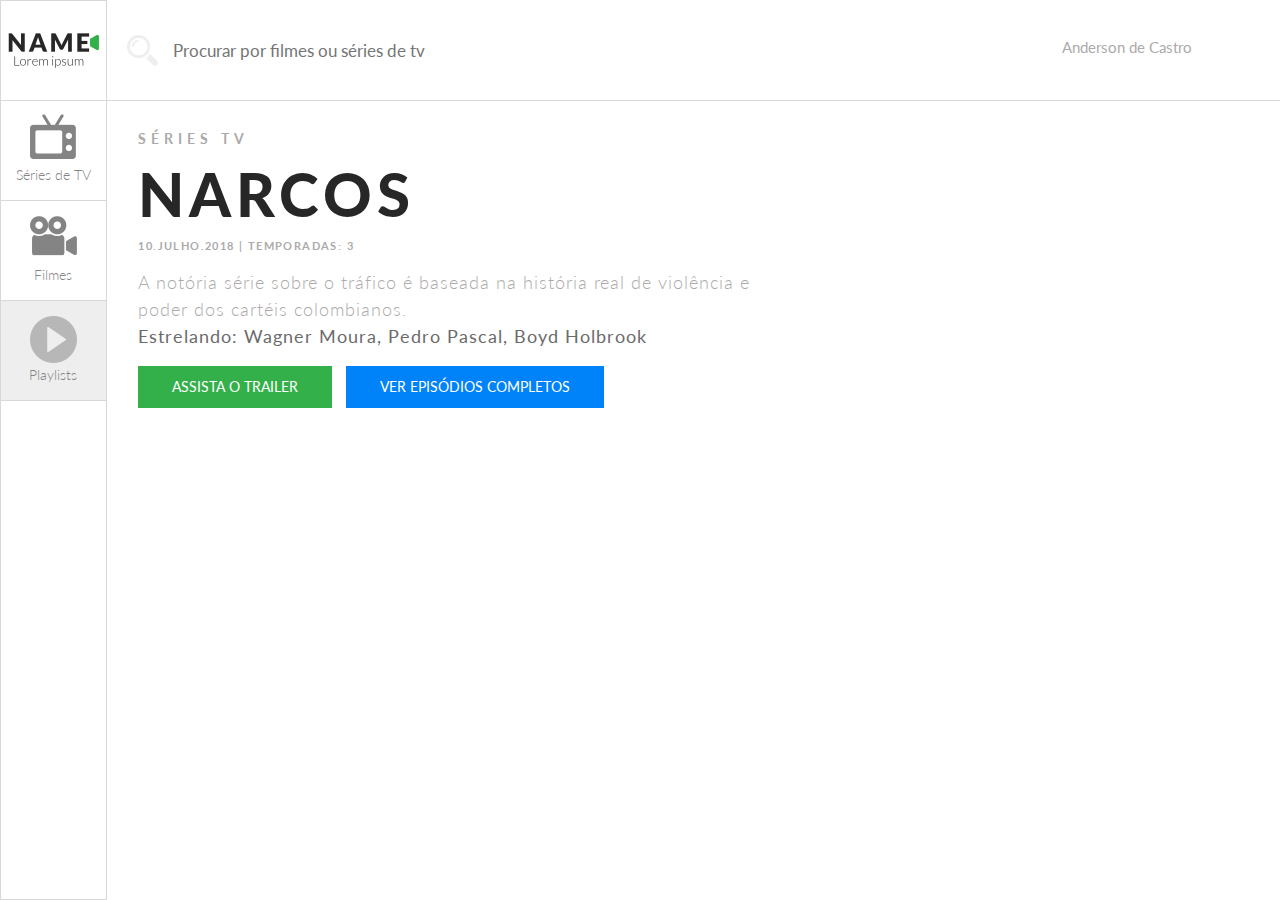
<file: index.html>
<!DOCTYPE html>
<html>
<head>
    <meta name="viewport" content="width=device-width, initial-scale=1">
    <meta charset="utf-8">
    <meta http-equiv="X-UA-Compatible" content="IE=edge">
    <!-- <link rel="shortcut icon" href="images/favico.ico" /> -->
    <title>Filmes</title>

    <!-- Latest compiled and minified CSS -->
    <link rel="stylesheet" href="css/bootstrap.min.css">
    <link rel="stylesheet" href="css/style.css">

</head>
<body>
    <div class="row no-gutters ">
        
        <aside class="col-1 aside-left d-none d-lg-block ">
            <div class="box-aside hold-logo"></div>

            <div class="box-aside tv-icon text-center">Séries de TV</div>
            <div class="box-aside cam-icon text-center">Filmes</div>
            <div class="box-aside play-icon text-center active">Playlists</div>

        </aside>

        <div class="col rside  no-gutters">

            <div class="hold-top w-100 row ">
                
                <div class="hold-search col-lg-9 d-none d-lg-block">
                    <div class="icon-search">
                        <input type="text" name="search" placeholder="Procurar por filmes ou séries de tv">
                    </div>
                </div>

                <div class="col-lg-3 hold-profile d-none d-lg-block">
                    <div class="box-img " style="background-image:url(https://instagram.fcgr1-1.fna.fbcdn.net/vp/d7210b07988987b968db6b5f35df3bd8/5BDDE955/t51.2885-19/s150x150/25017308_389755384778808_8298402283645829120_n.jpg)"></div>
                    <div class="nome-user">Anderson de Castro</div>
                </div>

                <!-- ini:mobile -->
                <div class="d-block d-lg-none hold-mobile">
                    <div class="logo-mobile">
                        <div class="menu-resp">
                            <ul class="icon">
                                <li></li>
                                <li></li>
                                <li></li>
                                <li>MENU</li>
                            </ul>
                        </div>
                    </div>

                    <div class="menu-resp-container">
                        <nav class="menu-mob text-center">
                            <ul>
                                <li class="tv-series-resp">Séries de TV </li>
                                <li class="cam-resp">Filmes </li>
                                <li class="playlist-resp">Playlists </li>
                            </ul>
                        </nav>
                    </div>
                </div>
                <!-- end:mobile -->
            </div>





            <div class="clearfix"></div>
            <section class="container content">
                <div class="row no-gutters">
                    <!-- ini:content -->
                    <div class="col-lg-7 ">
                        <hgroup>
                            <h4>SÉRIES TV</h4>
                            <h1>NARCOS</h1>
                        </hgroup>
                        <div class="hold-infos-series">10.JULHO.2018  | TEMPORADAS: 3</div>
                        <article>
                            <p>
                                A notória série sobre o tráfico é baseada na história real de violência e   poder dos cartéis colombianos. <br>
                                <strong>Estrelando: Wagner Moura, Pedro Pascal, Boyd Holbrook</strong>
                            </p>
                        </article>
                        <button class="assista" data-toggle="modal" data-target="#exampleModalCenter">ASSISTA O TRAILER</button>
                        <button class="filme-btn">VER EPISÓDIOS COMPLETOS</button>
    
                    </div>
                    <div class="col d-none d-sm-block">
                        <div class="hold-poster" style="background-image:url(https://img.elo7.com.br/product/original/1E0EB0A/poster-cartaz-narcos-netflix-poster-tematico.jpg) ;"></div>
                    </div>
                    <!-- end:content -->


                    <!-- Modal -->
                    <div class="modal fade" id="exampleModalCenter" tabindex="-1" role="dialog" aria-labelledby="exampleModalCenterTitle" aria-hidden="true">
                      <div class="modal-dialog modal-dialog-centered" role="document">
                        <div class="modal-content">
                          <div class="modal-header">
                            <h5 class="modal-title" id="exampleModalCenterTitle">ASSISTIR AO TRAILER</h5>
                            <button type="button" class="close" data-dismiss="modal" aria-label="Close">
                              <span aria-hidden="true">&times;</span>
                            </button>
                          </div>
                          <div class="modal-body">
                            
                            <div class="embed-responsive embed-responsive-16by9">
                              <iframe class="embed-responsive-item" src="https://www.youtube.com/embed/U7elNhHwgBU" allowfullscreen></iframe>
                            </div>

                          </div>
                          <div class="modal-footer">
                            <button type="button" class="btn btn-secondary" data-dismiss="modal">
                                Fechar
                            </button>
                          </div>
                        </div>
                      </div>
                    </div>
                </div>
            </section>
        </div>
    </div>
</body>


<script src="https://code.jquery.com/jquery-3.3.1.slim.min.js" integrity="sha384-q8i/X+965DzO0rT7abK41JStQIAqVgRVzpbzo5smXKp4YfRvH+8abtTE1Pi6jizo" crossorigin="anonymous"></script>
<script src="https://cdnjs.cloudflare.com/ajax/libs/popper.js/1.14.3/umd/popper.min.js" integrity="sha384-ZMP7rVo3mIykV+2+9J3UJ46jBk0WLaUAdn689aCwoqbBJiSnjAK/l8WvCWPIPm49" crossorigin="anonymous"></script>
<script src="https://stackpath.bootstrapcdn.com/bootstrap/4.1.1/js/bootstrap.min.js" integrity="sha384-smHYKdLADwkXOn1EmN1qk/HfnUcbVRZyYmZ4qpPea6sjB/pTJ0euyQp0Mk8ck+5T" crossorigin="anonymous"></script>
<script>
        $( ".menu-resp" ).click(function() {
          $( ".menu-resp-container" ).toggle('slow');
        });

</script>
</html>
</file>
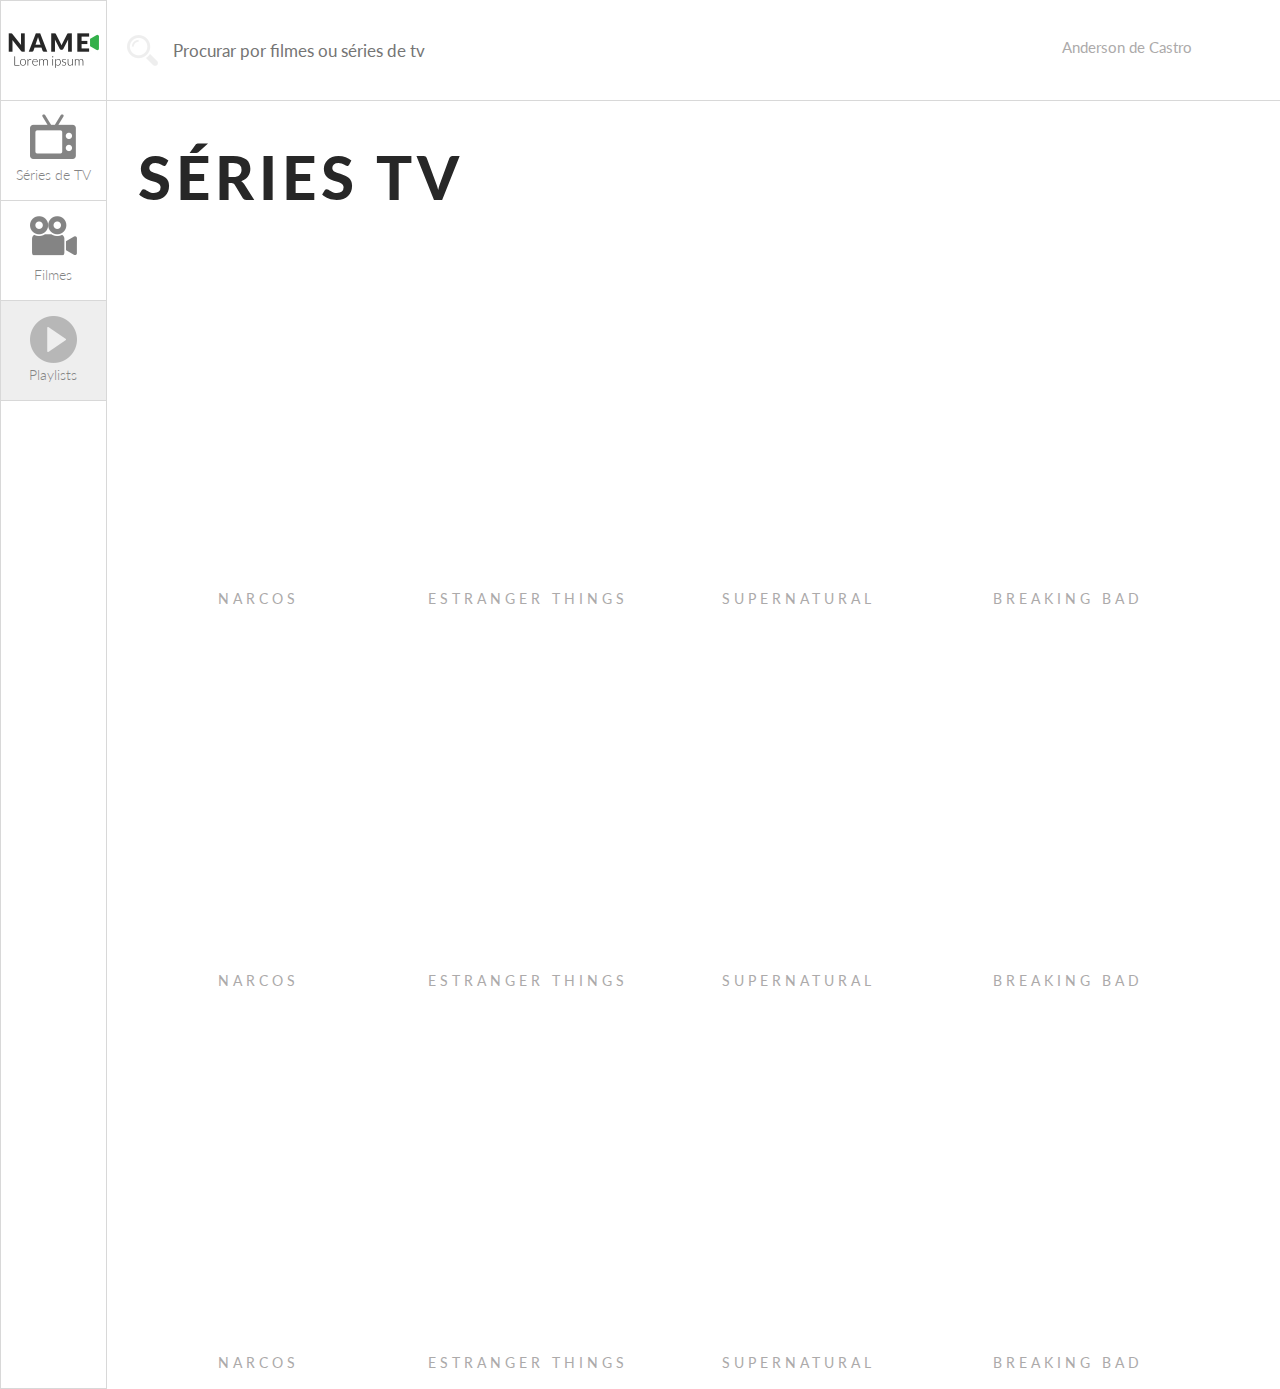
<file: listagem.html>
<!DOCTYPE html>
<html>
<head>
    <meta name="viewport" content="width=device-width, initial-scale=1">
    <meta charset="utf-8">
    <meta http-equiv="X-UA-Compatible" content="IE=edge">
    <!-- <link rel="shortcut icon" href="images/favico.ico" /> -->
    <title>Filmes</title>

    <!-- Latest compiled and minified CSS -->
    <link rel="stylesheet" href="css/bootstrap.min.css">
    <link rel="stylesheet" href="css/style.css">

</head>
<body>
    <div class="row no-gutters ">
        
        <aside class="col-1 aside-left d-none d-lg-block ">
            <div class="box-aside hold-logo"></div>

            <div class="box-aside tv-icon text-center">Séries de TV</div>
            <div class="box-aside cam-icon text-center">Filmes</div>
            <div class="box-aside play-icon text-center active">Playlists</div>

        </aside>

        <div class="col rside no-gutters">

            <div class="hold-top w-100 row ">
                <div class="hold-search col-lg-9 d-none d-lg-block">
                    <div class="icon-search">
                        <input type="text" name="search" placeholder="Procurar por filmes ou séries de tv">
                    </div>
                </div>

                <div class="col-lg-3 hold-profile d-none d-lg-block">
                    <div class="box-img " style="background-image:url(https://instagram.fcgr1-1.fna.fbcdn.net/vp/d7210b07988987b968db6b5f35df3bd8/5BDDE955/t51.2885-19/s150x150/25017308_389755384778808_8298402283645829120_n.jpg)"></div>
                    <div class="nome-user">Anderson de Castro</div>
                </div>

                <!-- ini:mobile -->
                <div class="d-block d-lg-none hold-mobile">
                    <div class="logo-mobile">
                        <div class="menu-resp">
                            <ul class="icon">
                                <li></li>
                                <li></li>
                                <li></li>
                                <li>MENU</li>
                            </ul>
                        </div>
                    </div>

                    <div class="menu-resp-container">
                        <nav class="menu-mob text-center">
                            <ul>
                                <li class="tv-series-resp">Séries de TV </li>
                                <li class="cam-resp">Filmes </li>
                                <li class="playlist-resp">Playlists </li>
                            </ul>
                        </nav>
                    </div>
                </div>
                <!-- end:mobile -->
            </div>





            <div class="clearfix"></div>
            <section class="container content">
                <div class="row no-gutters">
                    <!-- ini:content -->
                    <div class="col-lg-12 ">
                        <hgroup>
                            <h1>SÉRIES TV</h1>
                        </hgroup>
                        <section class="hold-filmes-list col-12">
                            <ul class="row no-gutters">

                                <li class="col-lg-3">
                                    <div class="hold-poster-list">
                                        <a href="serie-perfil.html">
                                            <div class="poster" style="background-image:url(https://img.elo7.com.br/product/original/1E0EB0A/poster-cartaz-narcos-netflix-poster-tematico.jpg);">
                                            </div>
                                        </a>
                                        <p class="text-center">NARCOS</p>
                                    </div>
                                </li>
                                <li class="col-lg-3">
                                    <div class="hold-poster-list">
                                        <a href="serie-perfil.html">
                                            <div class="poster" style="background-image:url(https://images-na.ssl-images-amazon.com/images/I/81DBY55ceNL._SY606_.jpg);">
                                            </div>
                                        </a>
                                        <p class="text-center">ESTRANGER THINGS</p>
                                    </div>
                                </li>
                                <li class="col-lg-3">
                                    <div class="hold-poster-list">
                                        <a href="serie-perfil.html">
                                            <div class="poster" style="background-image:url(https://cdn.europosters.eu/image/750/posters/supernatural-burning-gate-i46764.jpg);">
                                            </div>
                                        </a>
                                        <p class="text-center">SUPERNATURAL</p>
                                    </div>
                                </li>

                                <li class="col-lg-3">
                                    <div class="hold-poster-list">
                                        <a href="serie-perfil.html">
                                            <div class="poster" style="background-image:url(https://images-na.ssl-images-amazon.com/images/I/51fWOBx3agL.jpg);">
                                            </div>
                                        </a>
                                        <p class="text-center">BREAKING BAD</p>
                                    </div>
                                </li>

                                <li class="col-lg-3">
                                    <div class="hold-poster-list">
                                        <a href="serie-perfil.html">
                                            <div class="poster" style="background-image:url(https://img.elo7.com.br/product/original/1E0EB0A/poster-cartaz-narcos-netflix-poster-tematico.jpg);">
                                            </div>
                                        </a>
                                        <p class="text-center">NARCOS</p>
                                    </div>
                                </li>
                                <li class="col-lg-3">
                                    <div class="hold-poster-list">
                                        <a href="serie-perfil.html">
                                            <div class="poster" style="background-image:url(https://images-na.ssl-images-amazon.com/images/I/81DBY55ceNL._SY606_.jpg);">
                                            </div>
                                        </a>
                                        <p class="text-center">ESTRANGER THINGS</p>
                                    </div>
                                </li>
                                <li class="col-lg-3">
                                    <div class="hold-poster-list">
                                        <a href="serie-perfil.html">
                                            <div class="poster" style="background-image:url(https://cdn.europosters.eu/image/750/posters/supernatural-burning-gate-i46764.jpg);">
                                            </div>
                                        </a>
                                        <p class="text-center">SUPERNATURAL</p>
                                    </div>
                                </li>

                                <li class="col-lg-3">
                                    <div class="hold-poster-list">
                                        <a href="serie-perfil.html">
                                            <div class="poster" style="background-image:url(https://images-na.ssl-images-amazon.com/images/I/51fWOBx3agL.jpg);">
                                            </div>
                                        </a>
                                        <p class="text-center">BREAKING BAD</p>
                                    </div>
                                </li>

                                <li class="col-lg-3">
                                    <div class="hold-poster-list">
                                        <a href="serie-perfil.html">
                                            <div class="poster" style="background-image:url(https://img.elo7.com.br/product/original/1E0EB0A/poster-cartaz-narcos-netflix-poster-tematico.jpg);">
                                            </div>
                                        </a>
                                        <p class="text-center">NARCOS</p>
                                    </div>
                                </li>
                                <li class="col-lg-3">
                                    <div class="hold-poster-list">
                                        <a href="serie-perfil.html">
                                            <div class="poster" style="background-image:url(https://images-na.ssl-images-amazon.com/images/I/81DBY55ceNL._SY606_.jpg);">
                                            </div>
                                        </a>
                                        <p class="text-center">ESTRANGER THINGS</p>
                                    </div>
                                </li>
                                <li class="col-lg-3">
                                    <div class="hold-poster-list">
                                        <a href="serie-perfil.html">
                                            <div class="poster" style="background-image:url(https://cdn.europosters.eu/image/750/posters/supernatural-burning-gate-i46764.jpg);">
                                            </div>
                                        </a>
                                        <p class="text-center">SUPERNATURAL</p>
                                    </div>
                                </li>

                                <li class="col-lg-3">
                                    <div class="hold-poster-list">
                                        <a href="serie-perfil.html">
                                            <div class="poster" style="background-image:url(https://images-na.ssl-images-amazon.com/images/I/51fWOBx3agL.jpg);">
                                            </div>
                                        </a>
                                        <p class="text-center">BREAKING BAD</p>
                                    </div>
                                </li>
                            </ul>
                        </section>
                    </div>
                    <!-- end:content -->


                    <!-- Modal -->
                    <div class="modal fade" id="exampleModalCenter" tabindex="-1" role="dialog" aria-labelledby="exampleModalCenterTitle" aria-hidden="true">
                      <div class="modal-dialog modal-dialog-centered" role="document">
                        <div class="modal-content">
                          <div class="modal-header">
                            <h5 class="modal-title" id="exampleModalCenterTitle">ASSISTIR AO TRAILER</h5>
                            <button type="button" class="close" data-dismiss="modal" aria-label="Close">
                              <span aria-hidden="true">&times;</span>
                            </button>
                          </div>
                          <div class="modal-body">
                            
                            <div class="embed-responsive embed-responsive-16by9">
                              <iframe class="embed-responsive-item" src="https://www.youtube.com/embed/U7elNhHwgBU" allowfullscreen></iframe>
                            </div>

                          </div>
                          <div class="modal-footer">
                            <button type="button" class="btn btn-secondary" data-dismiss="modal">
                                Fechar
                            </button>
                          </div>
                        </div>
                      </div>
                    </div>
                </div>
            </section>
        </div>
    </div>
</body>


<script src="https://code.jquery.com/jquery-3.3.1.slim.min.js" integrity="sha384-q8i/X+965DzO0rT7abK41JStQIAqVgRVzpbzo5smXKp4YfRvH+8abtTE1Pi6jizo" crossorigin="anonymous"></script>
<script src="https://cdnjs.cloudflare.com/ajax/libs/popper.js/1.14.3/umd/popper.min.js" integrity="sha384-ZMP7rVo3mIykV+2+9J3UJ46jBk0WLaUAdn689aCwoqbBJiSnjAK/l8WvCWPIPm49" crossorigin="anonymous"></script>
<script src="https://stackpath.bootstrapcdn.com/bootstrap/4.1.1/js/bootstrap.min.js" integrity="sha384-smHYKdLADwkXOn1EmN1qk/HfnUcbVRZyYmZ4qpPea6sjB/pTJ0euyQp0Mk8ck+5T" crossorigin="anonymous"></script>
<script>
        $( ".menu-resp" ).click(function() {
          $( ".menu-resp-container" ).toggle('slow');
        });

</script>
</html>
</file>
<file: css/style.css>
@import url('https://fonts.googleapis.com/css?family=Lato:100,300,400,700,900');
	
	body{
		font-family: 'Lato', sans-serif;
		/*position: relative;*/
		color: #ACAAAA;
	}

	

	.aside-left{
		border: 1px solid #D8D8D8;
		min-height: 100vh;
		height: auto;
/*		position:fixed;
		left: 0;*/
		
	}

	.aside-left .box-aside {
		height: 100px;
		border-bottom: 1px solid #D8D8D8;
		cursor: pointer;
		font-size: 14px;
		color: #848484;
		font-weight: 300;
		padding-top: 63px;

	}
	.aside-left .box-aside:hover,
	.aside-left .active{
		background-color: #EEEEEE;
	}
	.aside-left .box-aside:first-child:hover{
		background-color: #FFF !important;
	}

	.aside-left  .hold-logo{
		background-image: url(../gfx/logo-sm.jpg) ;
		background-repeat: no-repeat;
		background-position: center ;
		
	}

	.aside-left .tv-icon,
	.menu-resp-container > .menu-mob ul .tv-series-resp{
		background-image: url(../gfx/tv-icon.png) ;
		background-position: center 13px;
		background-repeat: no-repeat;
	}

	.aside-left .cam-icon,
	.menu-resp-container > .menu-mob ul .cam-resp{
		background-image: url(../gfx/cam.png) ;
		background-position: center 15px;
		background-repeat: no-repeat;
	}

	.aside-left .play-icon,
	.menu-resp-container > .menu-mob ul .playlist-resp{
		background-image: url(../gfx/play.png) ;
		background-position: center 15px;
		background-repeat: no-repeat;
	}
	.hold-top{
		height: 101px;
		border-bottom: 1px solid #D8D8D8;
		margin-left: 0;
		
	}
	.rside{


	}

	.rside .hold-search{
		padding-left: 15px;
		padding-top: 30px;
	}

	.rside .hold-search .icon-search{
		background-image: url(../gfx/search.png) ;
		background-repeat: no-repeat ;
		min-height: 80px;
		padding-left: 46px;
		background-position: 5px 5px;
	}
	.rside .hold-search .icon-search input[type="text"]{
		width: 90%;
		border: 0 ;
		text-shadow: none;
		font-size: 17px;
		font-weight: 400;
		padding: 8px 5px;
		
	}

	.rside .hold-profile{
		padding-top: 20px;
	}

	.rside .hold-profile .box-img{
		width: 55px;
		height: 55px;
		-webkit-background-size: contain;
		     -o-background-size: contain;
		        background-size: contain;
		background-repeat: no-repeat;
		background-position: center;
		float: left;
	}

	.nome-user{
		float: left;
		font-size: 15px;
		padding: 16px 0 0 5px;
	}

	.rside .content{
		padding-top: 30px;
	}
	.rside .content hgroup{
		/*margin: 0;*/
		padding: 0;
		width: 100%;
		margin-bottom: 0;
		
	}
	.rside .content hgroup h4{
		font-size: 14px;
		letter-spacing: 5px;
		font-weight: 700;
	}

	.rside .content hgroup h1{
		font-size: 60px;
		letter-spacing: 5px;
		color: #272727;
		margin-top: 10px;
		font-weight: 900;
		
	}
	.rside .content .hold-infos-series{
		font-size: 11px;
		letter-spacing: 1.4px;
		text-transform: uppercase;
		font-weight: 700;
	}
	.rside .content article p {
		font-size: 18px;
		letter-spacing: 1px;
		font-weight: 300;
		margin-top: 15px;
	}
	.rside .content article p strong{
		color: #6B6B6B;
	}

	.rside .content .assista,
	.rside .content .filme-btn
	{
		background: #34B04A;
		font-size: 14px;
		color: #FFF;
		line-height: 14px;
		padding: 14px 34px;
		border: 0 ;
		cursor: pointer;
	}
	.rside .content .filme-btn{
		background: #0082F9 !important;
		margin-left: 10px;
	}

	.rside .content .hold-poster{
		height: 420px;
		background-repeat: no-repeat;
		-webkit-background-size: contain;
		     -o-background-size: contain;
		        background-size: contain;
		background-position: left top ;
	}

/* ini:Style listagem
* --------------------------------------- */
	.hold-filmes-list ul{
		list-style: none;
		margin: 30px 0 0 0;
		padding: 0;
	}
	.hold-filmes-list ul li:first-child{
		margin-left: -30px ;
	}
	.hold-filmes-list ul li:nth-child(4n+5){
		margin-left: -30px;
	}
	.hold-filmes-list ul li .hold-poster-list .poster{
		height: 340px;
		width: 100%;
		-webkit-background-size: contain ;
		     -o-background-size: contain ;
		        background-size: contain ;
		background-repeat: no-repeat;
		background-position: center top;
	}
	.hold-filmes-list ul li .hold-poster-list p{
		font-size: 14px;
		letter-spacing: 4px;
		margin-top: 5px;
	}

/* end:Style listagem
* --------------------------------------- */


/* end:Style perfil
* --------------------------------------- */
 .content .hold-player{
 	margin-top: 50px;
 }

 .content .hold-player div iframe,
 .embed-responsive{
 	max-height: 500px !important;
 	
 }

 .content .temporadas{
 	margin-top: 30px;
 	font-size: 15px;
 	letter-spacing: 1px;
 	text-transform: uppercase;
 	font-weight: 700;
 }

	.seasons h1{
		font-size: 40px;
		color: #272727;
		letter-spacing: 3px;
		font-weight: 900;
	}
	.hold-eps ul{
		margin-top: 30px;
		list-style-type: none;
		margin-left: 0;
		padding: 0;
	}
	.hold-eps ul li{
		cursor: pointer;
	}
	.hold-eps ul li .banner-ep{
		height: 140px;
		-webkit-background-size: cover;
		     -o-background-size: cover;
		        background-size: cover;
		background-repeat: no-repeat;
		background-position: center top;
	}
	.hold-eps ul li > p{
		margin-top: 8px;
		color: #272727;
		font-size: 12px;
		letter-spacing: 1.5px;
		font-weight: 900;
	}
/* end:Style perfil
* --------------------------------------- */


/* ini:Style @media
* --------------------------------------- */
    @media (max-width: 1024px) {

		.rside .content .assista,
		.rside .content .filme-btn{
			padding: 14px 12px;
			float: left;
			font-size: 12px;
		}


		.hold-top{
			height: 72px;
			width: 100%;
			margin: 0;	
		}
		.hold-filmes-list ul li:first-child,
		.hold-filmes-list ul li:nth-child(4n+5){
			margin-left: 0 !important;
		}

		.rside .content hgroup h1{
			/*text-align: center;*/
		}
    }
    @media (max-width: 991px) {

    }

    @media (min-width: 768px) {
    }


    @media (max-width: 414px) {
    }

    @media (max-width: 768px) and (orientation: landscape) {
    }

    @media (min-width: 1200px) and  (min-width: 1900px) {
    }

    @media screen and (min-width: 501px) and (max-width: 999px) {
    }
/* end:Style @media
* --------------------------------------- */


/* ini:Style menu-resp
* --------------------------------------- */

	.menu-resp .icon{
		margin: 20px 0px;
		list-style: none;
	}
	.menu-resp .icon li{
		background: #D8D8D8;
		height: 3px;
		width: 45px;
		margin-top: 2px;
	}
	.menu-resp .icon li:last-child{
		height: auto;
		background: transparent;
		color: #555;
		font-size: 12px;
		font-weight: 700;
		text-align: center;
	}
	.menu-resp-container{
		position: fixed;
		width: 40%;
		height: 100%;
		background: #FFF;
		z-index: 90;
		padding-top: 10px;
		display: none;
		border-right:1px solid #D8D8D8 ;
	}
	.menu-resp-container > .menu-mob ul{
		list-style: none;
		margin: 0;
		padding: 0;
	}

	.menu-resp-container > .menu-mob ul li,
	.menu-resp-container > .menu-mob ul li a{
		float: inherit;
		width: 100%;
		border-bottom: 1px solid #D8D8D8;
		cursor: pointer;
		font-size: 14px;
		color: #848484;
		font-weight: 300;
		height: 90px;
		padding-top: 54px;
	}

	.menu-resp-container > .menu-mob ul .tv-series-resp,
	.menu-resp-container > .menu-mob ul .cam-resp,
	.menu-resp-container > .menu-mob ul .playlist-resp{
		background-position: center 10px ;
		-webkit-background-size: 47px  ;
		     -o-background-size: 47px  ;
		        background-size: 47px  ;
	}

	.menu-resp-container > .menu-mob ul .playlist-resp{
		background-color: #EEEEEE;
	}
/* end:Style menu-resp
* --------------------------------------- */
</file>
